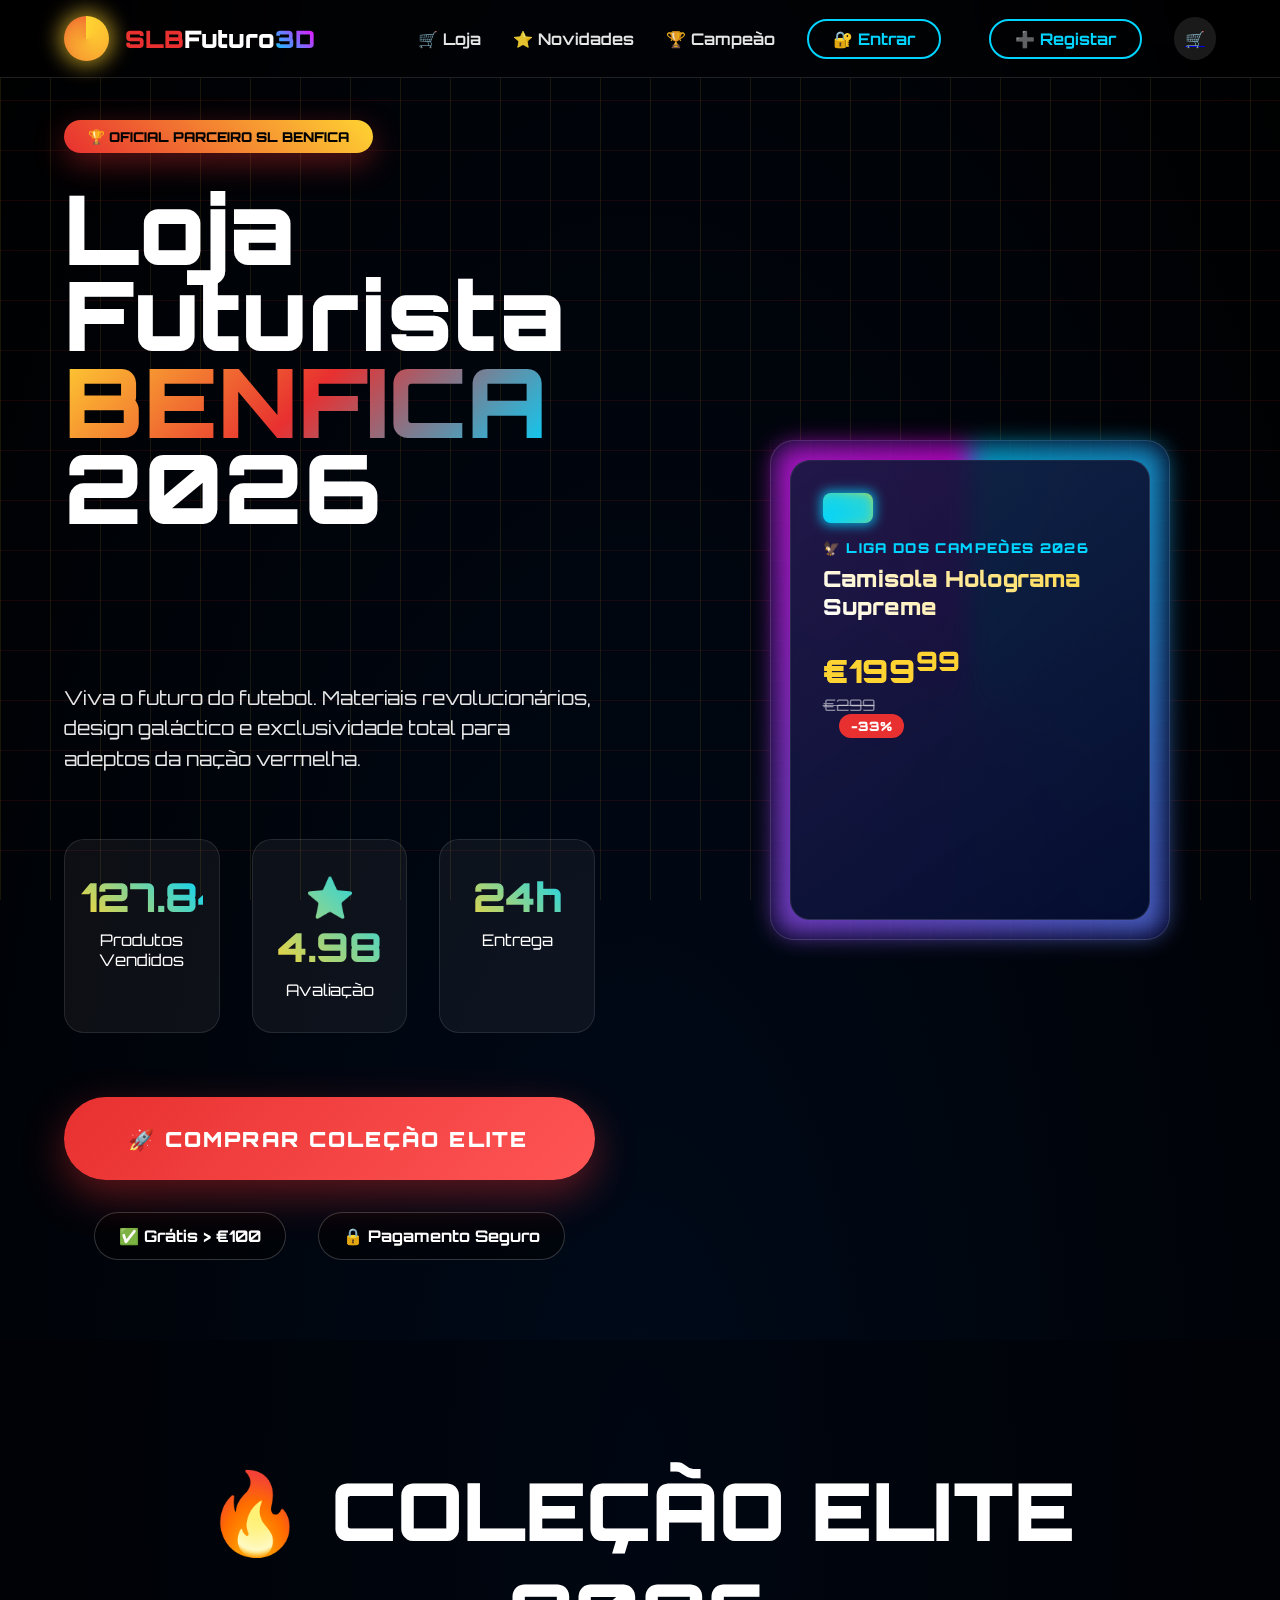
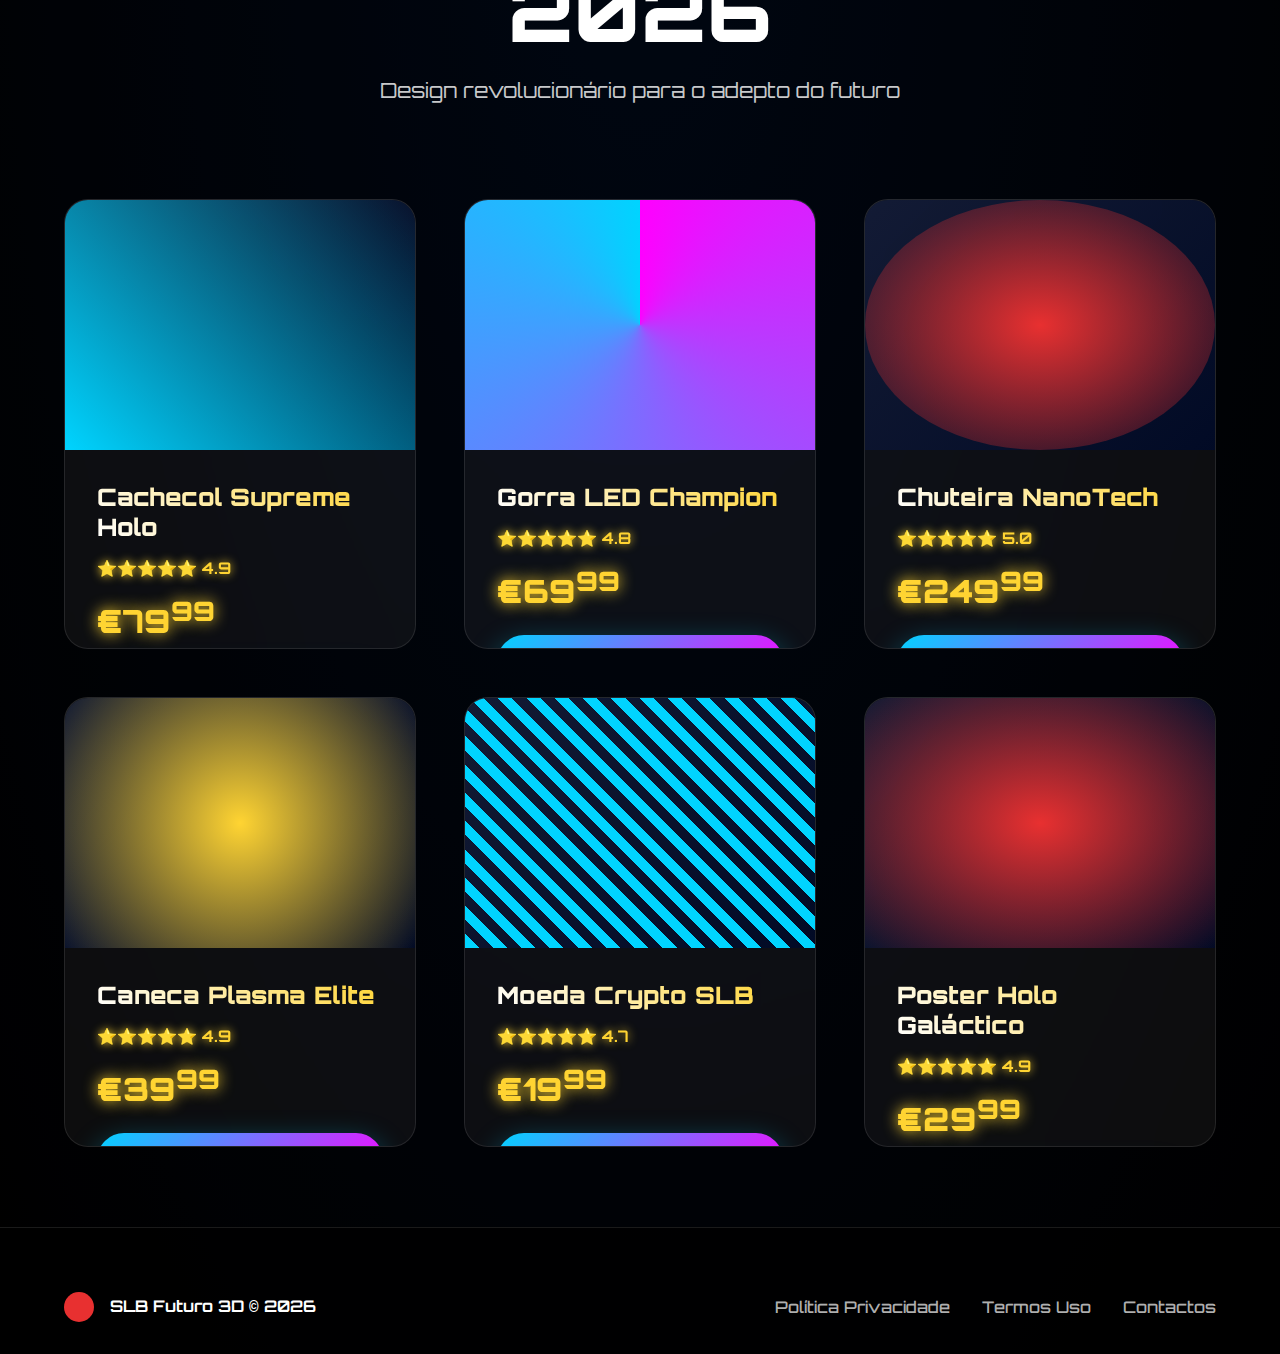
<file: login/templates/index.html>
<!DOCTYPE html>
<html lang="pt">
<head>
  <meta charset="UTF-8">
  <title>🦅 Loja Oficial Benfica Futurista | SLB 3D Store 2026</title>
  <meta name="viewport" content="width=device-width, initial-scale=1.0">
  <link href="https://fonts.googleapis.com/css2?family=Orbitron:wght@400;700;900&display=swap" rel="stylesheet">
  <link rel="stylesheet" href="../static/styleindex.css">
</head>
<body>
  <div class="bg-grid"></div>
  
  <header>
    <nav class="nav">
      <div class="logo">
        <div class="logo-orb">
          <div class="orb-glow"></div>
        </div>
        <div class="logo-text">
          <span class="logo-slb">SLB</span>Futuro<span class="logo-3d">3D</span>
        </div>
      </div>
      <div class="nav-links">
        <!-- Link LOJA leva para carrinho.html -->
        <a href="#loja" class="nav-link">🛒 Loja</a>
        <a href="#novidades" class="nav-link">⭐ Novidades</a>
        <a href="#campeao" class="nav-link">🏆 Campeão</a>
        <a href="login.html" class="btn-outline">🔐 Entrar</a>
        <a href="register.html" class="btn-outline ml-1">➕ Registar</a>
        <!-- Carrinho SEM notificações -->
        <div class="btn-cart-simple"><a href="carrinho.html">🛒</a></div>
      </div>
    </nav>
  </header>

  <main>
    <section class="hero">
      <div class="hero-copy">
        <div class="hero-badge">🏆 OFICIAL PARCEIRO SL BENFICA</div>
        <h1 class="hero-title">
          <span class="title-line">Loja Futurista</span>
          <span class="title-line"><span class="gradient-text">BENFICA</span> 2026</span>
        </h1>
        <div class="hero-subtitle">
          <div class="subtitle-item glow-text">🎽 Camisolas Holográficas 3D</div>
          <div class="subtitle-item glow-text">⚡ Tecnologia LED Integrada</div>
          <div class="subtitle-item glow-text">💎 Edições Limitadas Elite</div>
        </div>
        <p class="hero-desc">Viva o futuro do futebol. Materiais revolucionários, design galáctico e exclusividade total para adeptos da nação vermelha.</p>
        
        <div class="hero-stats">
          <div class="stat-box">
            <div class="stat-number">127.847</div>
            <div>Produtos Vendidos</div>
          </div>
          <div class="stat-box">
            <div class="stat-number">⭐ 4.98</div>
            <div>Avaliação</div>
          </div>
          <div class="stat-box">
            <div class="stat-number">24h</div>
            <div>Entrega</div>
          </div>
        </div>
        
        <div class="hero-cta">
          <!-- Botão leva para carrinho.html -->
          <a href="carrinho.html" class="btn-primary btn-hero mega-glow">🚀 Comprar Coleção Elite</a>
          <div class="hero-trust">
            <span class="trust-badge">✅ Grátis > €100</span>
            <span class="trust-badge">🔒 Pagamento Seguro</span>
          </div>
        </div>
      </div>
      
      <div class="hero-3d-container">
        <div class="scene">
          <div class="floating-orb orb-gold"></div>
          <div class="floating-orb orb-red"></div>
          <div class="floating-orb orb-cyan"></div>
          
          <div class="card-3d ultimate">
            <div class="card-overlay"></div>
            <div class="card-grid-3d"></div>
            <div class="card-glow-ring"></div>
            
            <div class="card-front">
              <div class="card-chip-elite">
                <div class="chip-glow"></div>
              </div>
              <div class="card-tier-elite">🦅 LIGA DOS CAMPEÕES 2026</div>
              <div class="card-title-elite">Camisola Holograma Supreme</div>
              <div class="card-price-elite">
                <div class="price-new">€199<sup>99</sup></div>
                <div class="price-old">€299</div>
                <span class="discount">-33%</span>
              </div>
            </div>
          </div>
        </div>
      </div>
    </section>

    <section class="products-section" id="loja">
      <div class="container">
        <div class="section-header">
          <h2 class="section-title massive">🔥 <span>COLEÇÃO ELITE</span> 2026</h2>
          <div class="section-subtitle">Design revolucionário para o adepto do futuro</div>
        </div>
        
        <div class="product-grid ultimate-grid">
          <!-- PRODUTO 1 -->
          <div class="product-card ultimate hologram-master">
            <div class="product-media">
              <div class="holo-scanner"></div>
              <div class="product-glow"></div>
            </div>
            <div class="product-info">
              <h3>Cachecol Supreme Holo</h3>
              <div class="product-rating">⭐⭐⭐⭐⭐ 4.9</div>
              <div class="product-price ultimate">€79<sup>99</sup></div>
              <!-- Botão ADQUIRIR leva para carrinho -->
              <a href="carrinho.html" class="btn-adquirir">ADQUIRIR</a>
            </div>
          </div>

          <!-- PRODUTO 2 -->
          <div class="product-card ultimate neon-king">
            <div class="product-media">
              <div class="neon-pulse"></div>
            </div>
            <div class="product-info">
              <h3>Gorra LED Champion</h3>
              <div class="product-rating">⭐⭐⭐⭐⭐ 4.8</div>
              <div class="product-price ultimate">€69<sup>99</sup></div>
              <a href="carrinho.html" class="btn-adquirir">ADQUIRIR</a>
            </div>
          </div>

          <!-- PRODUTO 3 -->
          <div class="product-card ultimate cyber-ball">
            <div class="product-media">
              <div class="cyber-spin"></div>
            </div>
            <div class="product-info">
              <h3>Chuteira NanoTech</h3>
              <div class="product-rating">⭐⭐⭐⭐⭐ 5.0</div>
              <div class="product-price ultimate">€249<sup>99</sup></div>
              <a href="carrinho.html" class="btn-adquirir">ADQUIRIR</a>
            </div>
          </div>

          <!-- PRODUTO 4 -->
          <div class="product-card ultimate plasma">
            <div class="product-media">
              <div class="plasma-field"></div>
            </div>
            <div class="product-info">
              <h3>Caneca Plasma Elite</h3>
              <div class="product-rating">⭐⭐⭐⭐⭐ 4.9</div>
              <div class="product-price ultimate">€39<sup>99</sup></div>
              <a href="carrinho.html" class="btn-adquirir">ADQUIRIR</a>
            </div>
          </div>

          <!-- PRODUTO 5 -->
          <div class="product-card ultimate quantum">
            <div class="product-media">
              <div class="quantum-gate"></div>
            </div>
            <div class="product-info">
              <h3>Moeda Crypto SLB</h3>
              <div class="product-rating">⭐⭐⭐⭐⭐ 4.7</div>
              <div class="product-price ultimate">€19<sup>99</sup></div>
              <a href="carrinho.html" class="btn-adquirir">ADQUIRIR</a>
            </div>
          </div>

          <!-- PRODUTO 6 -->
          <div class="product-card ultimate supernova">
            <div class="product-media">
              <div class="supernova-explosion"></div>
            </div>
            <div class="product-info">
              <h3>Poster Holo Galáctico</h3>
              <div class="product-rating">⭐⭐⭐⭐⭐ 4.9</div>
              <div class="product-price ultimate">€29<sup>99</sup></div>
              <a href="carrinho.html" class="btn-adquirir">ADQUIRIR</a>
            </div>
          </div>
        </div>
      </div>
    </section>
  </main>

  <footer class="footer">
    <div class="container">
      <div class="footer-content">
        <div class="footer-logo">
          <div class="logo-orb-small"></div>
          <span>SLB Futuro 3D © 2026</span>
        </div>
        <div class="footer-links">
          <a href="#">Política Privacidade</a>
          <a href="#">Termos Uso</a>
          <a href="#">Contactos</a>
        </div>
      </div>
    </div>
  </footer>
</body>
</html>
</file>
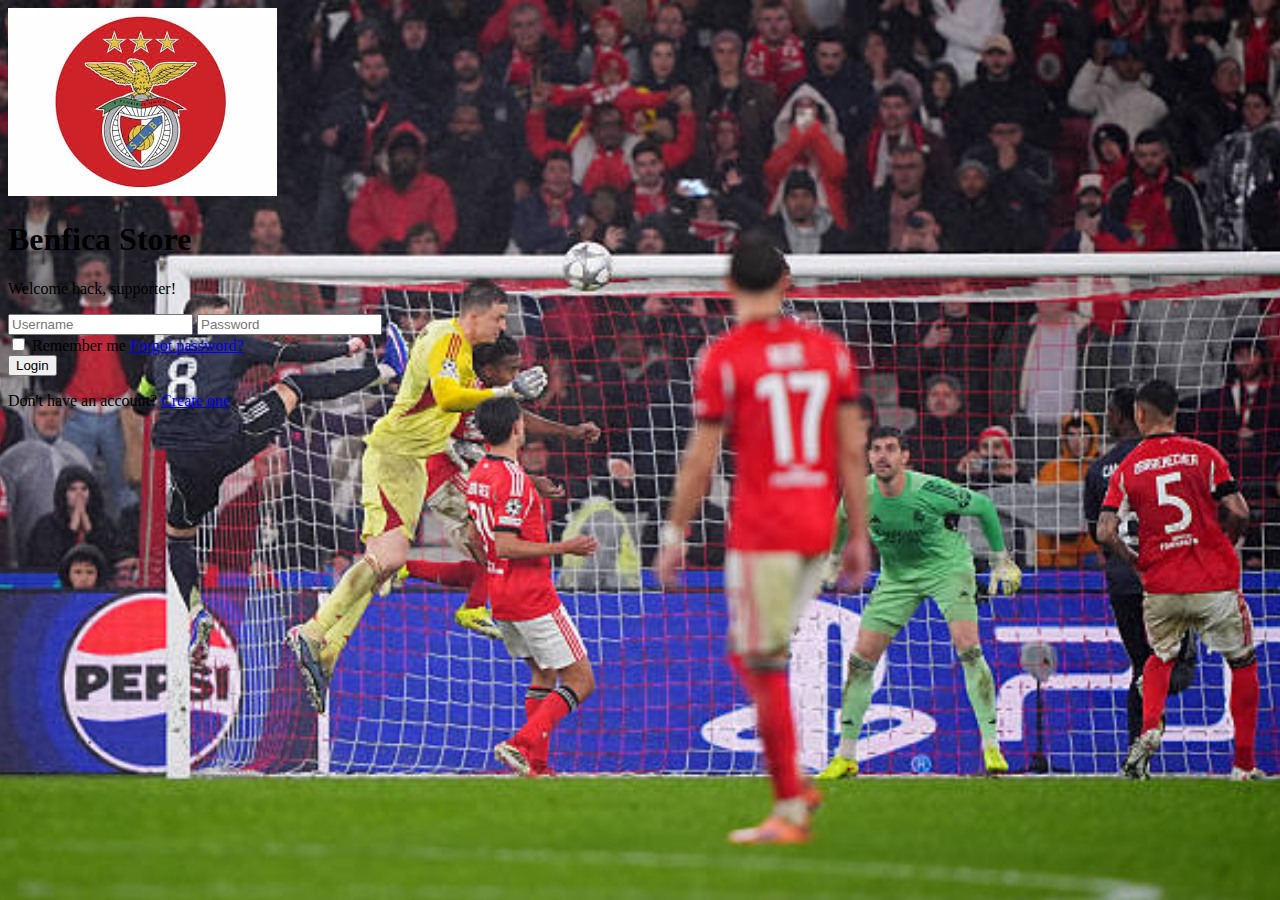
<file: login.html>
<!DOCTYPE html>
<html lang="en">
<head>
  <meta charset="UTF-8">
  <meta name="viewport" content="width=device-width, initial-scale=1.0">
  <title>Benfica Store | Login</title>
  <link rel="icon" type="image/jpg" href="benfas.jpg">
  <link rel="stylesheet" href="styyelogin.css">
</head>

<body>
  <div class="login-container">
    <div class="login-box">
      <img src="fccreal.jpg" alt="Benfica Logo" class="logo">
      <h1>Benfica Store</h1>
      <p class="subtitle">Welcome back, supporter!</p>

      <form>
        <input type="text" placeholder="Username" class="input-field" required>
        <input type="password" placeholder="Password" class="input-field" required>

        <div class="remember">
          <label><input type="checkbox"> Remember me</label>
          <a href="#" class="forgot">Forgot password?</a>
        </div>

        <button type="submit" class="btn-login">Login</button>

        <p class="create">Don't have an account? <a href="#">Create one</a></p>
      </form>
    </div>
  </div>
</body>
</html>
</file>
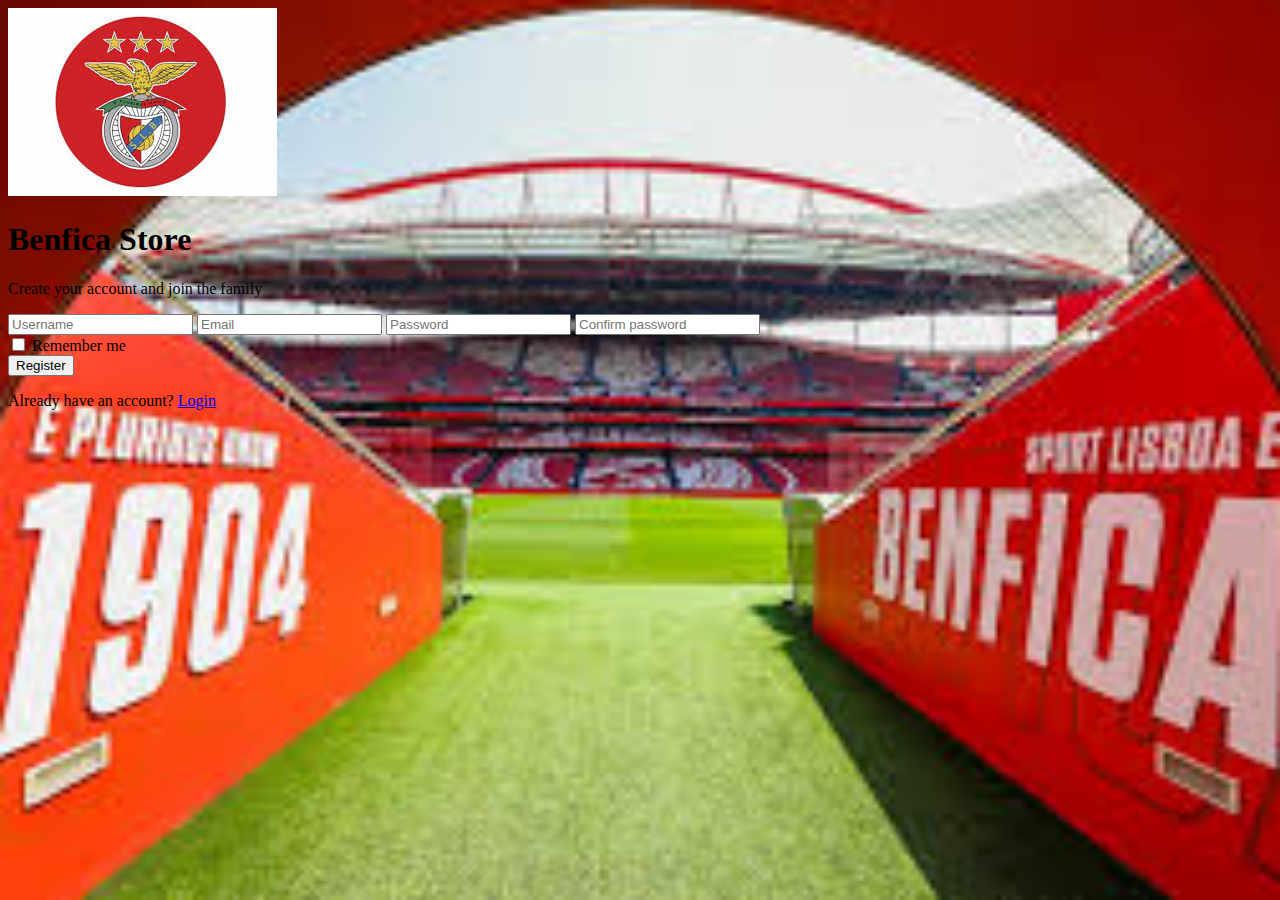
<file: register.html>
<!DOCTYPE html>
<html lang="en">
<head>
  <meta charset="UTF-8">
  <meta name="viewport" content="width=device-width, initial-scale=1.0">
  <title>Register | Benfica Store</title>
  <link rel="icon" type="image/jpg" href="benfas.jpg">
  <link rel="stylesheet" href="styleregister.css">
</head>

<body>
  <div class="register-container">
    <div class="register-box">
      <img src="fccreal.jpg" alt="Benfica Logo" class="logo">
      <h1>Benfica Store</h1>
      <p class="subtitle">Create your account and join the family</p>

      <form>
        <input type="text" class="input-field" placeholder="Username" required>
        <input type="email" class="input-field" placeholder="Email" required>
        <input type="password" class="input-field" placeholder="Password" required>
        <input type="password" class="input-field" placeholder="Confirm password" required>

        <div class="remember">
          <label><input type="checkbox"> Remember me</label>
        </div>

        <button type="submit" class="btn-register">Register</button>

        <p class="have-account">Already have an account? <a href="#">Login</a></p>
      </form>
    </div>
  </div>
</body>
</html>
</file>
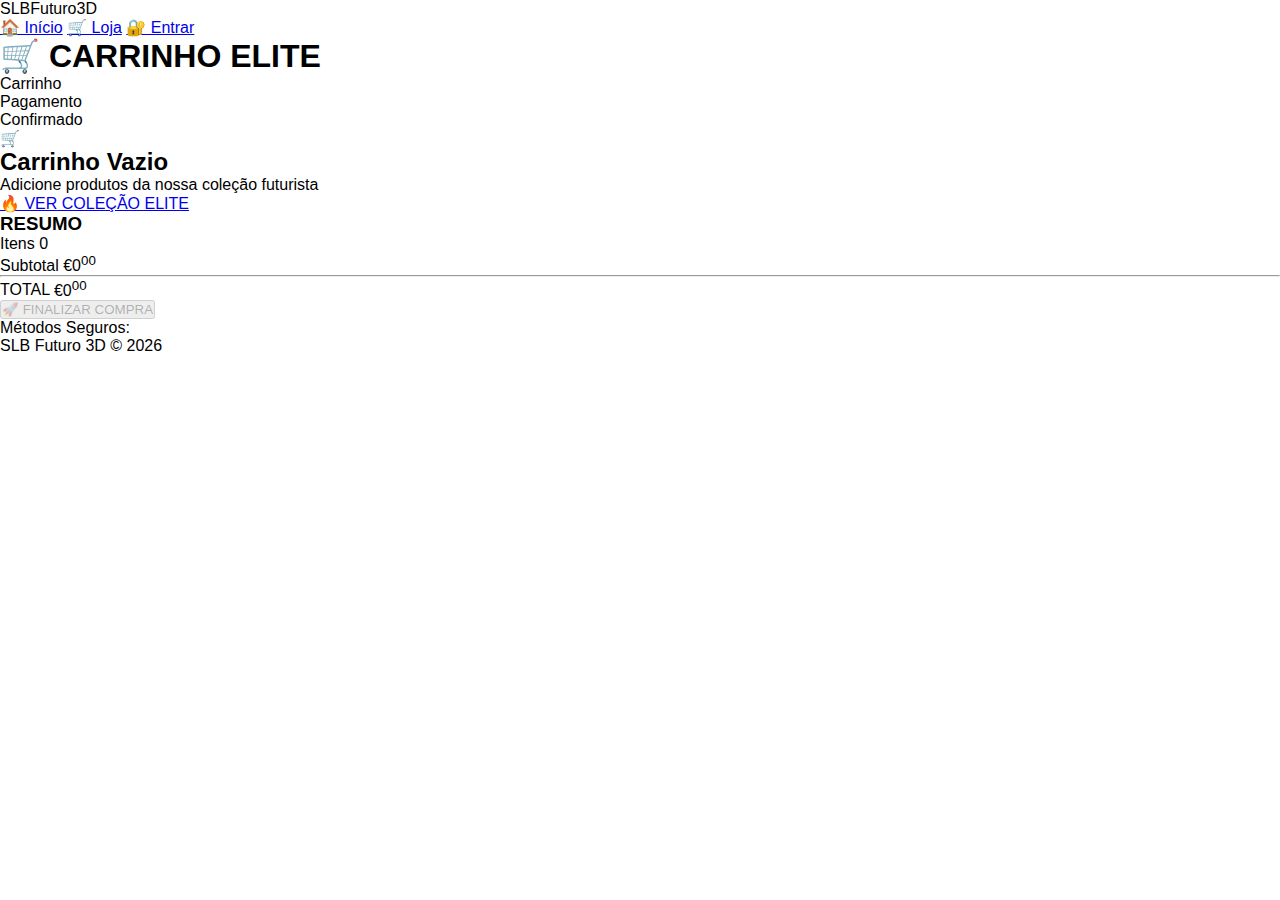
<file: templates/carrinho.html>
<!DOCTYPE html>
<html lang="pt">
<head>
  <meta charset="UTF-8">
  <title>🛒 Carrinho - Benfica Futuro 3D</title>
  <meta name="viewport" content="width=device-width, initial-scale=1.0">
  <link href="https://fonts.googleapis.com/css2?family=Orbitron:wght@400;700;900&display=swap" rel="stylesheet">
  <link rel="stylesheet" href="/static/carrinho.css">
</head>
<body>
  <div class="matrix-bg">
    <div class="matrix-layer layer-1"></div>
    <div class="matrix-layer layer-2"></div>
  </div>
  
  <div class="bg-grid"></div>

  <header>
    <nav class="nav">
      <div class="logo">
        <div class="logo-orb">
          <div class="orb-glow"></div>
        </div>
        <div class="logo-text">
          <span class="logo-slb">SLB</span>Futuro<span class="logo-3d">3D</span>
        </div>
      </div>
      <div class="nav-links">
        <a href="index.html" class="nav-link">🏠 Início</a>
        <a href="index.html#loja" class="nav-link">🛒 Loja</a>
        <a href="login.html" class="btn-outline">🔐 Entrar</a>
      </div>
    </nav>
  </header>

  <main class="cart-container">
    <div class="cart-header">
      <h1 class="cart-title">🛒 CARRINHO ELITE</h1>
      <div class="cart-status">
        <div class="status-item active">
          <div class="status-circle"></div>
          <span>Carrinho</span>
        </div>
        <div class="status-item">
          <div class="status-circle"></div>
          <span>Pagamento</span>
        </div>
        <div class="status-item">
          <div class="status-circle"></div>
          <span>Confirmado</span>
        </div>
      </div>
    </div>

    <div class="cart-content">
      <!-- CARRINHO VAZIO -->
      <div class="empty-cart">
        <div class="empty-icon">🛒</div>
        <h2 class="empty-title">Carrinho Vazio</h2>
        <p class="empty-subtitle">Adicione produtos da nossa coleção futurista</p>
        <a href="index.html#loja" class="btn-empty">🔥 VER COLEÇÃO ELITE</a>
      </div>

      <!-- SUMMARY SIMPLES -->
      <div class="cart-summary-empty">
        <div class="summary-section">
          <h3>RESUMO</h3>
          <div class="summary-row">
            <span>Itens</span>
            <span>0</span>
          </div>
          <div class="summary-row">
            <span>Subtotal</span>
            <span>€0<sup>00</sup></span>
          </div>
          <hr class="divider">
          <div class="summary-total">
            <span>TOTAL</span>
            <span>€0<sup>00</sup></span>
          </div>
        </div>

        <!-- BOTÃO PRINCIPAL -->
        <div class="checkout-section">
          <button class="btn-checkout" disabled>
            <span>🚀 FINALIZAR COMPRA</span>
            <div class="checkout-glow"></div>
          </button>
          <div class="payment-methods">
            <span class="payment-label">Métodos Seguros:</span>
            <div class="payment-icons">
              <div class="payment-icon visa"></div>
              <div class="payment-icon mc"></div>
              <div class="payment-icon mb"></div>
              <div class="payment-icon crypto"></div>
            </div>
          </div>
        </div>
      </div>
    </div>
  </main>

  <footer class="footer">
    <div class="container">
      <div class="footer-content">
        <div class="footer-logo">
          <div class="logo-orb-small"></div>
          <span>SLB Futuro 3D © 2026</span>
        </div>
      </div>
    </div>
  </footer>
</body>
</html>
</file>
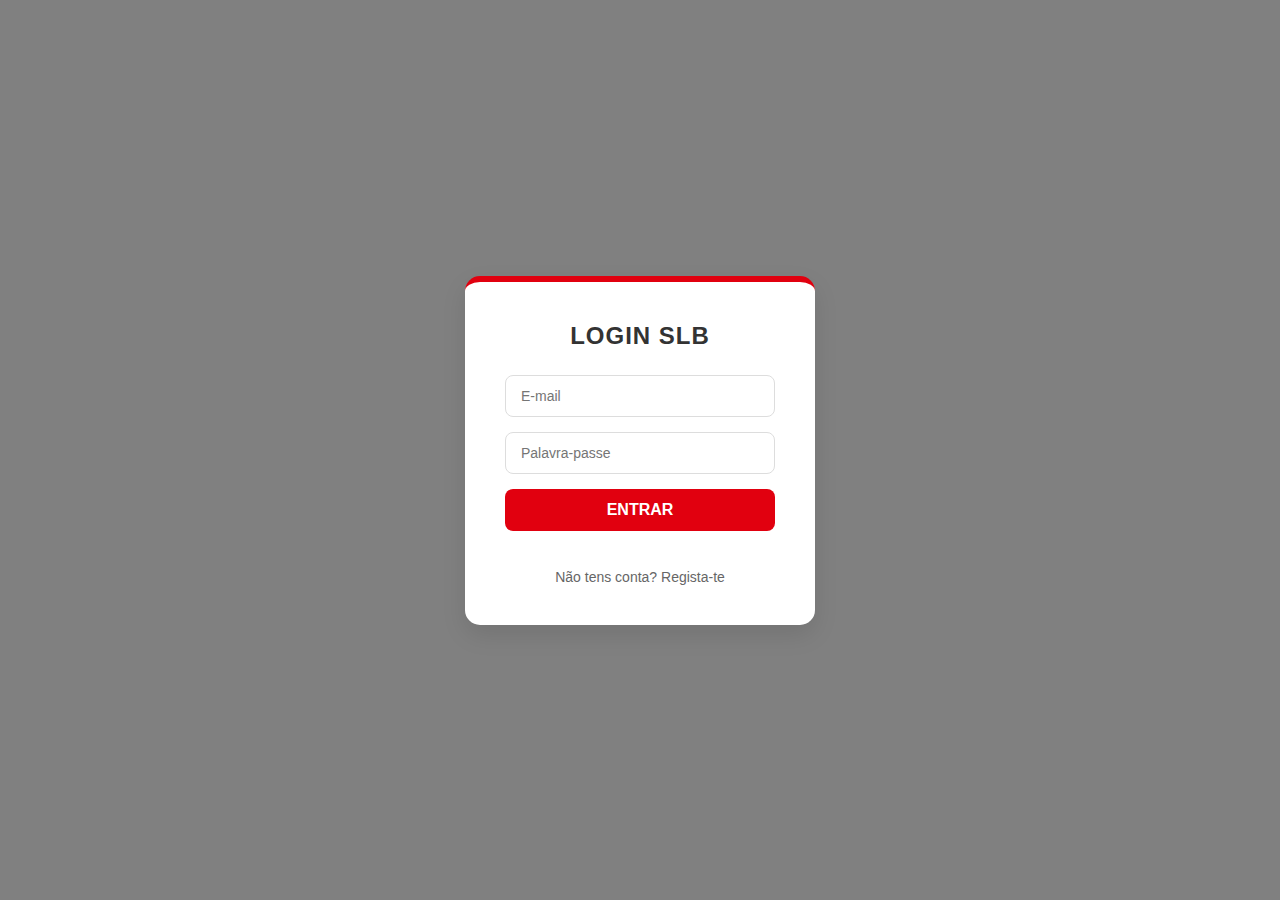
<file: templates/login.html>
<!DOCTYPE html>
<html lang="pt-pt">
<head>
    <meta charset="UTF-8">
    <title>Benfica - Login</title>
    <link rel="stylesheet" href="/static/styyelogin.css">
</head>
<body>
    <div class="caixa-benfica">
        <h2>LOGIN SLB</h2>
        
        <form action="/auth" method="POST">
            <input type="text" name="email" placeholder="E-mail" required>
            <input type="password" name="senha" placeholder="Palavra-passe" required>
            
            <button type="submit" class="btn-vermelho">ENTRAR</button>
        </form>
        
        <br>
        <a href="/" class="link-simples">Não tens conta? Regista-te</a>
    </div>
</body>
</html>
</file>
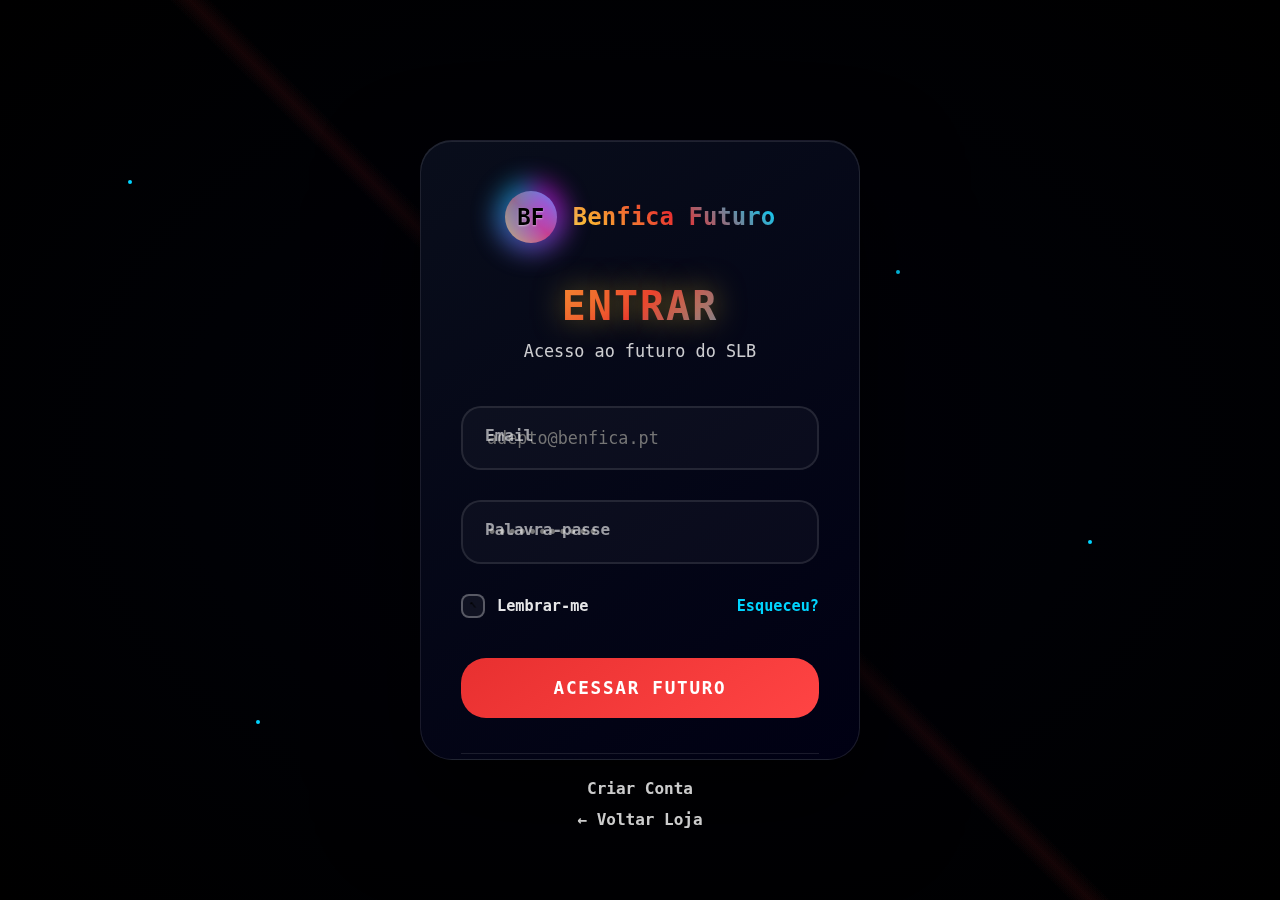
<file: login/templates/login.html>
<!DOCTYPE html>
<html lang="pt">
<head>
  <meta charset="UTF-8">
  <title>🔐 Benfica Futuro - Entrar</title>
  <meta name="viewport" content="width=device-width, initial-scale=1.0">
  <link rel="stylesheet" href="../static/styyelogin.css">
</head>
<body>
  <div class="matrix-bg">
    <div class="matrix-layer layer-1"></div>
    <div class="matrix-layer layer-2"></div>
    <div class="matrix-layer layer-3"></div>
  </div>

  <div class="auth-container">
    <div class="auth-card-3d">
      <div class="card-front">
        <div class="logo-3d">
          <div class="orb-3d">
            <div class="orb-glow"></div>
            <span>BF</span>
          </div>
          <span class="logo-text">Benfica Futuro</span>
        </div>
        
        <h1 class="title-3d">ENTRAR</h1>
        <p class="subtitle">Acesso ao futuro do SLB</p>
        
        <form class="form-3d" onsubmit="return false;">
          <div class="input-3d-group">
            <input type="email" placeholder="adepto@benfica.pt" required>
            <label>Email</label>
            <div class="input-glow-3d"></div>
            <div class="input-border-3d"></div>
          </div>
          
          <div class="input-3d-group">
            <input type="password" placeholder="•••••••••••" required>
            <label>Palavra-passe</label>
            <div class="input-glow-3d"></div>
            <div class="input-border-3d"></div>
          </div>
          
          <div class="form-options-3d">
            <label class="checkbox-3d">
              <input type="checkbox">
              <div class="checkmark-3d">
                <div class="checkmark-inner"></div>
              </div>
              Lembrar-me
            </label>
            <a href="#" class="forgot-3d">Esqueceu?</a>
          </div>
          
          <button type="button" class="btn-3d">
            <span class="btn-text">ACESSAR FUTURO</span>
            <div class="btn-glow-3d"></div>
            <div class="btn-shine"></div>
          </button>
        </form>
        
        <div class="auth-links-3d">
          <a href="register.html">Criar Conta</a>
          <a href="index.html">← Voltar Loja</a>
        </div>
      </div>
      
      <!-- Lado 3D (decoração) -->
      <div class="card-back">
        <div class="security-badge">🔒 SECURE</div>
      </div>
    </div>
  </div>

  <div class="floating-particles">
    <div class="particle p1"></div>
    <div class="particle p2"></div>
    <div class="particle p3"></div>
    <div class="particle p4"></div>
  </div>
</body>
</html>
</file>
<file: login/static/styleindex.css>
@import url('https://fonts.googleapis.com/css2?family=Orbitron:wght@400;700;900&display=swap');

:root {
  --benfica-red: #E83030;
  --benfica-yellow: #FFD432;
  --cyber-blue: #00D4FF;
  --neon-purple: #FF00FF;
  --glass-bg: rgba(255,255,255,0.06);
  --glass-border: rgba(255,255,255,0.12);
}

* {
  margin: 0;
  padding: 0;
  box-sizing: border-box;
}

body {
  font-family: 'Orbitron', monospace;
  background: radial-gradient(ellipse at center, #000a1a 0%, #000 100%);
  color: white;
  overflow-x: hidden;
  position: relative;
}

.bg-grid {
  position: fixed;
  top: 0;
  left: 0;
  width: 100%;
  height: 100%;
  background-image: 
    linear-gradient(rgba(232,48,48,0.1) 1px, transparent 1px),
    linear-gradient(90deg, rgba(255,212,50,0.1) 1px, transparent 1px);
  background-size: 50px 50px;
  animation: grid-move 20s linear infinite;
  z-index: 1;
}

@keyframes grid-move {
  0% { transform: translate(0, 0); }
  100% { transform: translate(50px, 50px); }
}

/* HEADER */
header {
  position: fixed;
  top: 0;
  width: 100%;
  z-index: 100;
  backdrop-filter: blur(20px);
  background: rgba(0,0,0,0.3);
  border-bottom: 1px solid var(--glass-border);
}

.nav {
  display: flex;
  justify-content: space-between;
  align-items: center;
  padding: 1rem 5%;
  max-width: 1400px;
  margin: 0 auto;
}

.logo {
  display: flex;
  align-items: center;
  gap: 1rem;
  cursor: pointer;
}

.logo-orb {
  width: 45px;
  height: 45px;
  border-radius: 50%;
  background: conic-gradient(var(--benfica-yellow), var(--benfica-red));
  position: relative;
  animation: spin 3s linear infinite;
}

.orb-glow {
  position: absolute;
  inset: -5px;
  border-radius: 50%;
  background: var(--benfica-yellow);
  filter: blur(10px);
  opacity: 0.6;
  animation: pulse-glow 2s ease-in-out infinite alternate;
}

.logo-text {
  font-size: 1.5rem;
  font-weight: 900;
}

.logo-slb { color: var(--benfica-red); }
.logo-3d { 
  background: linear-gradient(45deg, var(--cyber-blue), var(--neon-purple));
  -webkit-background-clip: text;
  background-clip: text;
  color: transparent;
}

.nav-links {
  display: flex;
  align-items: center;
  gap: 2rem;
}

.nav-link {
  color: rgba(255,255,255,0.9);
  text-decoration: none;
  font-weight: 600;
  transition: all 0.3s ease;
  position: relative;
}

.nav-link:hover {
  color: var(--benfica-yellow);
  text-shadow: 0 0 15px var(--benfica-yellow);
}

.btn-outline {
  padding: 0.5rem 1.5rem;
  border: 2px solid var(--cyber-blue);
  border-radius: 25px;
  color: var(--cyber-blue) !important;
  font-weight: 700;
  text-decoration: none;
  transition: all 0.3s ease;
}

.btn-outline:hover {
  background: var(--cyber-blue);
  color: #000 !important;
  box-shadow: 0 0 25px rgba(0,212,255,0.6);
}

.btn-cart-simple {
  padding: 0.7rem;
  background: rgba(255,255,255,0.1);
  border-radius: 50%;
  cursor: pointer;
  transition: all 0.3s ease;
}

.btn-cart-simple:hover {
  background: rgba(255,255,255,0.2);
  box-shadow: 0 0 20px rgba(255,255,255,0.3);
  transform: scale(1.1);
}

.ml-1 { margin-left: 1rem; }

/* HERO */
.hero {
  min-height: 100vh;
  display: flex;
  align-items: center;
  max-width: 1400px;
  margin: 0 auto;
  padding: 120px 5% 80px;
  gap: 8rem;
  position: relative;
  z-index: 10;
}

.hero-copy {
  flex: 1;
  max-width: 600px;
}

.hero-badge {
  background: linear-gradient(45deg, var(--benfica-red), var(--benfica-yellow));
  color: #000;
  padding: 0.5rem 1.5rem;
  border-radius: 50px;
  font-size: 0.85rem;
  font-weight: 900;
  display: inline-block;
  margin-bottom: 2rem;
  box-shadow: 0 10px 30px rgba(232,48,48,0.4);
  animation: badge-float 3s ease-in-out infinite;
}

@keyframes badge-float {
  0%, 100% { transform: translateY(0px); }
  50% { transform: translateY(-5px); }
}

.hero-title {
  font-size: clamp(3rem, 8vw, 6rem);
  font-weight: 900;
  line-height: 0.9;
  margin-bottom: 2rem;
}

.title-line {
  display: block;
}

.gradient-text {
  background: linear-gradient(135deg, var(--benfica-yellow), var(--benfica-red), var(--cyber-blue));
  -webkit-background-clip: text;
  background-clip: text;
  color: transparent;
}

.hero-subtitle {
  display: flex;
  flex-direction: column;
  gap: 0.5rem;
  margin-bottom: 2rem;
}

.subtitle-item {
  font-size: 1.2rem;
  font-weight: 700;
  opacity: 0;
  animation: fadeInUp 1s ease forwards;
  position: relative;
}

.subtitle-item:nth-child(1) { animation-delay: 0.1s; }
.subtitle-item:nth-child(2) { animation-delay: 0.2s; }
.subtitle-item:nth-child(3) { animation-delay: 0.3s; }

.glow-text {
  text-shadow: 0 0 20px var(--cyber-blue);
}

@keyframes fadeInUp {
  to {
    opacity: 1;
    transform: translateY(0);
  }
}

.hero-desc {
  font-size: 1.2rem;
  line-height: 1.6;
  margin-bottom: 4rem;
  opacity: 0.9;
}

.hero-stats {
  display: flex;
  gap: 2rem;
  margin-bottom: 4rem;
}

.stat-box {
  text-align: center;
  padding: 2rem 1rem;
  background: rgba(255,255,255,0.05);
  border-radius: 20px;
  border: 1px solid rgba(255,255,255,0.1);
  flex: 1;
  transition: all 0.3s ease;
  position: relative;
  overflow: hidden;
}

.stat-box::before {
  content: '';
  position: absolute;
  top: 0;
  left: -100%;
  width: 100%;
  height: 100%;
  background: linear-gradient(90deg, transparent, rgba(255,255,255,0.1), transparent);
  transition: left 0.5s;
}

.stat-box:hover::before {
  left: 100%;
}

.stat-box:hover {
  transform: translateY(-10px);
  box-shadow: 0 20px 50px rgba(0,0,0,0.5);
}

.stat-number {
  font-size: 2.5rem;
  font-weight: 900;
  background: linear-gradient(45deg, var(--benfica-yellow), var(--cyber-blue));
  -webkit-background-clip: text;
  background-clip: text;
  color: transparent;
  margin-bottom: 0.5rem;
}

.hero-cta {
  display: flex;
  flex-direction: column;
  gap: 2rem;
}

.btn-primary {
  display: inline-block;
  padding: 1.5rem 3rem;
  background: linear-gradient(135deg, var(--benfica-red), #FF5555);
  color: white;
  text-decoration: none;
  border-radius: 50px;
  font-size: 1.2rem;
  font-weight: 900;
  text-transform: uppercase;
  letter-spacing: 0.1em;
  box-shadow: 0 15px 40px rgba(232,48,48,0.4);
  transition: all 0.4s ease;
  position: relative;
  overflow: hidden;
}

.btn-hero {
  padding: 1.8rem 4rem;
  font-size: 1.3rem;
}

.btn-primary:hover {
  transform: translateY(-5px);
  box-shadow: 0 25px 60px rgba(232,48,48,0.6);
}

.mega-glow:hover {
  box-shadow: 
    0 25px 60px rgba(232,48,48,0.6),
    0 0 60px rgba(255,212,50,0.8);
}

.hero-trust {
  display: flex;
  gap: 2rem;
  justify-content: center;
}

.trust-badge {
  background: rgba(0,0,0,0.5);
  padding: 0.8rem 1.5rem;
  border-radius: 30px;
  border: 1px solid rgba(255,255,255,0.2);
  font-weight: 700;
  transition: all 0.3s ease;
}

.trust-badge:hover {
  background: rgba(255,255,255,0.1);
  transform: scale(1.05);
}

/* HERO 3D */
.hero-3d-container {
  flex: 1;
  height: 80vh;
  display: flex;
  align-items: center;
  justify-content: center;
  perspective: 1000px;
}

.scene {
  width: 400px;
  height: 500px;
  position: relative;
  transform-style: preserve-3d;
}

.floating-orb {
  position: absolute;
  border-radius: 50%;
  animation: orbit 8s linear infinite;
}

.orb-gold { 
  width: 60px; 
  height: 60px; 
  background: radial-gradient(var(--benfica-yellow), #FFAA00);
  top: 10%; 
  left: 10%;
  box-shadow: 0 0 40px var(--benfica-yellow);
  animation-delay: 0s;
}

.orb-red { 
  width: 40px; 
  height: 40px; 
  background: radial-gradient(var(--benfica-red), #CC0000);
  top: 70%; 
  right: 10%;
  box-shadow: 0 0 30px var(--benfica-red);
  animation-delay: -2s;
}

.orb-cyan { 
  width: 50px; 
  height: 50px; 
  background: radial-gradient(var(--cyber-blue), #00AAEE);
  bottom: 20%; 
  left: 20%;
  box-shadow: 0 0 35px var(--cyber-blue);
  animation-delay: -4s;
}

@keyframes orbit {
  0% { transform: rotateY(0deg) translateX(150px) rotateY(0deg); }
  100% { transform: rotateY(360deg) translateX(150px) rotateY(-360deg); }
}

.card-3d {
  width: 100%;
  height: 100%;
  position: absolute;
  transform-style: preserve-3d;
  transition: transform 0.6s ease;
}

.card-3d:hover {
  transform: rotateY(-15deg) rotateX(10deg) translateZ(50px);
}

.card-overlay {
  position: absolute;
  inset: 0;
  background: linear-gradient(145deg, rgba(10,15,40,0.95), rgba(0,0,30,0.98));
  border-radius: 24px;
  border: 1px solid rgba(255,255,255,0.15);
  backdrop-filter: blur(25px);
  z-index: 1;
}

.card-grid-3d {
  position: absolute;
  inset: 0;
  background-image: 
    linear-gradient(rgba(0,212,255,0.1) 1px, transparent 1px),
    linear-gradient(90deg, rgba(255,212,50,0.1) 1px, transparent 1px);
  background-size: 20px 20px;
  opacity: 0.3;
  z-index: 1;
}

.card-glow-ring {
  position: absolute;
  inset: 5px;
  border-radius: 20px;
  background: conic-gradient(var(--cyber-blue), var(--neon-purple));
  filter: blur(12px);
  opacity: 0.7;
  animation: rotate-ring 4s linear infinite;
  z-index: 2;
}

.card-front {
  position: absolute;
  inset: 20px;
  background: linear-gradient(145deg, rgba(20,25,60,0.9), rgba(0,10,40,0.95));
  border-radius: 20px;
  padding: 2rem;
  z-index: 3;
  border: 1px solid rgba(255,255,255,0.1);
}

.card-chip-elite {
  width: 50px;
  height: 30px;
  background: linear-gradient(45deg, var(--cyber-blue), gold);
  border-radius: 8px;
  margin-bottom: 1rem;
  position: relative;
}

.chip-glow {
  position: absolute;
  inset: -2px;
  background: var(--cyber-blue);
  border-radius: 8px;
  filter: blur(6px);
  opacity: 0.8;
}

.card-tier-elite {
  font-size: 0.85rem;
  color: var(--cyber-blue);
  font-weight: 900;
  margin-bottom: 0.5rem;
  text-transform: uppercase;
  letter-spacing: 0.1em;
}

.card-title-elite {
  font-size: 1.4rem;
  font-weight: 900;
  margin-bottom: 1.5rem;
  background: linear-gradient(45deg, white, var(--benfica-yellow));
  -webkit-background-clip: text;
  background-clip: text;
  color: transparent;
}

.card-price-elite {
  margin-bottom: 1rem;
}

.price-new {
  font-size: 2rem;
  font-weight: 900;
  color: var(--benfica-yellow);
  margin-bottom: 0.25rem;
}

.price-old {
  text-decoration: line-through;
  color: rgba(255,255,255,0.5);
  font-size: 1rem;
}

.discount {
  background: var(--benfica-red);
  color: white;
  padding: 0.25rem 0.75rem;
  border-radius: 20px;
  font-size: 0.8rem;
  font-weight: 900;
  margin-left: 1rem;
}

/* PRODUCTS */
.products-section {
  padding: 120px 5% 80px;
  background: rgba(0,0,0,0.3);
  position: relative;
}

.container {
  max-width: 1400px;
  margin: 0 auto;
}

.section-header {
  text-align: center;
  margin-bottom: 6rem;
}

.section-title {
  font-size: clamp(3rem, 8vw, 5rem);
  font-weight: 900;
  margin-bottom: 1rem;
}

.section-subtitle {
  font-size: 1.3rem;
  color: rgba(255,255,255,0.8);
  font-weight: 400;
}

.product-grid {
  display: grid;
  grid-template-columns: repeat(auto-fit, minmax(350px, 1fr));
  gap: 3rem;
}

.product-card {
  background: rgba(255,255,255,0.05);
  border-radius: 24px;
  overflow: hidden;
  border: 1px solid rgba(255,255,255,0.1);
  transition: all 0.4s cubic-bezier(0.25, 0.46, 0.45, 0.94);
  position: relative;
  backdrop-filter: blur(20px);
  height: 450px;
}

.product-card:hover {
  transform: translateY(-20px) rotateX(5deg);
  box-shadow: 0 40px 100px rgba(0,0,0,0.6);
}

.product-media {
  height: 250px;
  position: relative;
  overflow: hidden;
  background: linear-gradient(135deg, rgba(20,30,60,0.8), rgba(0,10,40,0.9));
}

.product-glow,
.holo-scanner,
.neon-pulse,
.cyber-spin,
.plasma-field,
.quantum-gate,
.supernova-explosion {
  position: absolute;
  inset: 0;
  animation: glow-effect 3s ease-in-out infinite alternate;
}

.hologram-master .holo-scanner { 
  background: linear-gradient(45deg, var(--cyber-blue), transparent);
  animation-duration: 2s;
}

.neon-king .neon-pulse { 
  background: conic-gradient(var(--neon-purple), var(--cyber-blue));
  animation-duration: 1.5s;
}

.cyber-ball .cyber-spin { 
  background: radial-gradient(var(--benfica-red), transparent);
  border-radius: 50%;
  animation: spin 2s linear infinite;
}

.plasma .plasma-field { 
  background: radial-gradient(circle, var(--benfica-yellow), transparent);
  animation-duration: 2.5s;
}

.quantum .quantum-gate { 
  background: repeating-linear-gradient(45deg, var(--cyber-blue), var(--cyber-blue) 10px, transparent 10px, transparent 20px);
}

.supernova .supernova-explosion { 
  background: radial-gradient(ellipse, var(--benfica-red), transparent);
  animation-duration: 4s;
}

.product-info {
  padding: 2rem;
}

.product-info h3 {
  font-size: 1.5rem;
  font-weight: 900;
  margin-bottom: 1rem;
  background: linear-gradient(45deg, white, var(--benfica-yellow));
  -webkit-background-clip: text;
  background-clip: text;
  color: transparent;
}

.product-rating {
  color: var(--benfica-yellow);
  font-weight: 700;
  margin-bottom: 1rem;
  text-shadow: 0 0 10px var(--benfica-yellow);
}

.product-price {
  font-size: 2rem;
  font-weight: 900;
  color: var(--benfica-yellow);
  margin-bottom: 1.5rem;
  text-shadow: 0 0 15px var(--benfica-yellow);
}

.btn-adquirir {
  display: inline-block;
  width: 100%;
  padding: 1rem;
  background: linear-gradient(135deg, var(--cyber-blue), var(--neon-purple));
  color: #000;
  text-decoration: none;
  border-radius: 50px;
  font-size: 1.1rem;
  font-weight: 900;
  text-transform: uppercase;
  transition: all 0.3s ease;
  box-shadow: 0 10px 30px rgba(0,212,255,0.4);
  position: relative;
  overflow: hidden;
  text-align: center;
}

.btn-adquirir:hover {
  transform: scale(1.05);
  box-shadow: 0 20px 50px rgba(0,212,255,0.6);
}

.btn-adquirir::before {
  content: '';
  position: absolute;
  top: 0;
  left: -100%;
  width: 100%;
  height: 100%;
  background: linear-gradient(90deg, transparent, rgba(255,255,255,0.4), transparent);
  transition: left 0.5s;
}

.btn-adquirir:hover::before {
  left: 100%;
}

/* FOOTER */
.footer {
  padding: 4rem 5% 2rem;
  background: rgba(0,0,0,0.8);
  border-top: 1px solid rgba(255,255,255,0.1);
}

.footer-content {
  display: flex;
  justify-content: space-between;
  align-items: center;
  max-width: 1400px;
  margin: 0 auto;
  flex-wrap: wrap;
  gap: 2rem;
}

.footer-logo {
  display: flex;
  align-items: center;
  gap: 1rem;
  font-weight: 700;
}

.logo-orb-small {
  width: 30px;
  height: 30px;
  border-radius: 50%;
  background: var(--benfica-red);
  animation: spin 2s linear infinite;
}

.footer-links {
  display: flex;
  gap: 2rem;
}

.footer-links a {
  color: rgba(255,255,255,0.7);
  text-decoration: none;
  transition: color 0.3s ease;
  font-weight: 500;
}

.footer-links a:hover {
  color: var(--benfica-yellow);
  text-shadow: 0 0 10px var(--benfica-yellow);
}

/* ANIMAÇÕES */
@keyframes spin {
  to { transform: rotate(360deg); }
}

@keyframes pulse-glow {
  0% { opacity: 0.6; transform: scale(1); }
  100% { opacity: 1; transform: scale(1.1); }
}

@keyframes bounce {
  0%, 100% { transform: scale(1); }
  50% { transform: scale(1.2); }
}

@keyframes glow-effect {
  0% { opacity: 0.5; transform: scale(1); }
  100% { opacity: 1; transform: scale(1.1); }
}

@keyframes rotate-ring {
  to { transform: rotate(360deg); }
}

/* RESPONSIVO */
@media (max-width: 768px) {
  .nav { 
    flex-direction: column; 
    gap: 1rem; 
    padding: 1rem; 
  }
  
  .nav-links { 
    flex-wrap: wrap; 
    justify-content: center; 
    gap: 1rem; 
  }
  
  .hero { 
    flex-direction: column; 
    text-align: center; 
    gap: 4rem; 
  }
  
  .hero-3d-container { 
    height: 50vh; 
    order: -1;
  }
  
  .product-grid { 
    grid-template-columns: 1fr; 
    gap: 2rem; 
  }
  
  .hero-stats { 
    flex-direction: column; 
    gap: 1rem; 
  }
}

@media (max-width: 480px) {
  .hero { padding: 100px 5% 60px; }
  .products-section { padding: 100px 5% 60px; }
  .section-title { font-size: 2.5rem; }
}
</file>
<file: styyelogin.css>
body {
    background-image: url('nss.jpg');
    background-repeat: no-repeat;
    background-position: center;
    background-size: cover;
    background-attachment: fixed;
    
    
}

.register {
    display: flex;
    justify-content: center;
    align-items: center;
    flex-direction: column;
    min-height: 100vh; 
    gap: 10px;
    border: 4px solid red;
    padding: 15px;
    margin-left: 700px;
    margin-right: 700px;
    background-color: oklch(70.4% 0.191 22.216);
    opacity: 90%;
}

.user, .pass {
    border-radius: 30px;
    background-color: red;
    height: 50px;
    width: 250px;
    border-color: red;
    color: white;
    padding: 10px;
}
.box{
    margin-right: 230px;
    margin-top: 20px;
}

.relembrar{
    margin-top: -30px;
    margin-right: 87px;
}

.botao {
    background-color: red;
    border-radius: 30px;
    border-color: red;
    color: white;
    height: 67px;
    width: 300px;
}

.passforget{
    margin-right: 180px;
}

.login {
    margin-left: 180px;
    margin-top: -45px;
}
</file>
<file: styleregister.css>
body {
    background-image: url('jpeg.jpg');
    background-repeat: no-repeat;
    background-position: center;
    background-size: cover;
    background-attachment: fixed;
    
    
}

.register {
    display: flex;
    justify-content: center;
    align-items: center;
    flex-direction: column;
    min-height: 100vh; 
    gap: 10px;
    border: 4px solid red;
    padding: 15px;
    margin-left: 700px;
    margin-right: 700px;
    background-color: oklch(70.4% 0.191 22.216);
    opacity: 90%;
}

.user, .pass {
    border-radius: 30px;
    background-color: red;
    height: 50px;
    width: 250px;
    border-color: red;
    color: white;
    padding: 10px;
}
.box{
    margin-right: 230px;
    margin-top: 20px;
}

.relembrar{
    margin-top: -30px;
    margin-right: 87px;
}

.botao {
    background-color: red;
    border-radius: 30px;
    border-color: red;
    color: white;
    height: 67px;
    width: 300px;
}

.passforget{
    margin-right: 180px;
}

.login {
    margin-left: 180px;
    margin-top: -45px;
}
</file>
<file: static/carrinho.css>
:root {
  --slb-red: #B90000; /* Um vermelho mais sóbrio e profundo */
  --text-dark: #1a1a1a;
  --text-light: #666666;
  --bg-soft: #f8f9fa;
  --white: #ffffff;
}

* {
  margin: 0; padding: 0; box-sizing: border-box;
  font-family: 'Inter', -apple-system, sans-serif;
}

body {
  background-color: var(--white);
  height: 100vh;
}

.page-container {
  display: flex;
  height: 100vh;
}

/* Lado Esquerdo - Visual e Impacto */
.brand-side {
  flex: 1;
  background: linear-gradient(rgba(0,0,0,0.4), rgba(0,0,0,0.4)), 
              url('estadio-luz-noite.jpg') center/cover;
  background-color: #000;
  display: flex;
  align-items: center;
  justify-content: center;
  color: white;
  padding: 40px;
  text-align: center;
}

.brand-content h2 { font-size: 2.5rem; font-weight: 800; margin-bottom: 1rem; }
.brand-content p { font-size: 1.1rem; opacity: 0.9; font-weight: 300; }

/* Lado Direito - O Formulário Clean */
.form-side {
  flex: 1;
  display: flex;
  align-items: center;
  justify-content: center;
  background: var(--white);
}

.form-wrapper {
  width: 100%;
  max-width: 400px;
  padding: 20px;
}

header h1 {
  font-size: 2rem;
  color: var(--text-dark);
  margin-bottom: 8px;
  font-weight: 800;
}

header p {
  color: var(--text-light);
  margin-bottom: 40px;
}

/* Inputs Refinados */
.input-box { margin-bottom: 24px; }

.input-box label {
  display: block;
  font-size: 0.85rem;
  font-weight: 600;
  margin-bottom: 8px;
  color: var(--text-dark);
  text-transform: uppercase;
  letter-spacing: 0.5px;
}

.input-box input {
  width: 100%;
  padding: 14px;
  border: 1px solid #e0e0e0;
  border-radius: 8px;
  font-size: 1rem;
  transition: all 0.3s ease;
  background: var(--bg-soft);
}

.input-box input:focus {
  outline: none;
  border-color: var(--slb-red);
  background: white;
  box-shadow: 0 4px 12px rgba(185, 0, 0, 0.1);
}

/* Botão de Classe */
.btn-submit {
  width: 100%;
  padding: 16px;
  background: var(--slb-red);
  color: white;
  border: none;
  border-radius: 8px;
  font-size: 1rem;
  font-weight: 700;
  cursor: pointer;
  transition: transform 0.2s,0.3s;
  letter-spacing: 1px;
}

.btn-submit:hover {
  background: #900000;
  transform: translateY(-2px);
}

.footer-links {
  margin-top: 30px;
  text-align: center;
  font-size: 0.9rem;
}

.footer-links a {
  color: var(--slb-red);
  text-decoration: none;
  font-weight: 600;
}

.btn-back {
  display: block;
  margin-top: 20px;
  color: var(--text-light) !important;
  font-weight: 400 !important;
}

/* Responsivo para telemóvel */
@media (max-width: 900px) {
  .brand-side { display: none; }
}
</file>
<file: login/static/styyelogin.css>
:root {
  --benfica-red: #E83030;
  --benfica-yellow: #FFD432;
  --cyber-blue: #00D4FF;
  --neon-purple: #FF00FF;
  --glass-bg: rgba(255,255,255,0.08);
  --glass-border: rgba(255,255,255,0.15);
}

* {
  margin: 0;
  padding: 0;
  box-sizing: border-box;
  font-family: 'Orbitron', 'Roboto', monospace;
}

/* MATRIX BACKGROUND 3D */
body {
  min-height: 100vh;
  background: radial-gradient(ellipse at center, #00020a 0%, #000 100%);
  position: relative;
  overflow: hidden;
  perspective: 1000px;
}

.matrix-bg {
  position: fixed;
  top: 0;
  left: 0;
  width: 100%;
  height: 100%;
  z-index: 1;
  pointer-events: none;
}

.matrix-layer {
  position: absolute;
  width: 100%;
  height: 100%;
  background: linear-gradient(45deg, transparent 49%, rgba(232,48,48,0.03) 50%, transparent 51%);
  animation: matrix-fall 20s linear infinite;
}

.layer-1 { animation-duration: 15s; }
.layer-2 { animation-duration: 25s; animation-delay: -5s; }
.layer-3 { animation-duration: 35s; animation-delay: -10s; }

@keyframes matrix-fall {
  0% { transform: translateY(-100%) skewX(20deg); opacity: 0; }
  10% { opacity: 1; }
  90% { opacity: 1; }
  100% { transform: translateY(100%) skewX(20deg); opacity: 0; }
}

/* CONTAINER 3D */
.auth-container {
  display: flex;
  align-items: center;
  justify-content: center;
  min-height: 100vh;
  padding: 20px;
  position: relative;
  z-index: 10;
}

/* CARTÃO 3D PRINCIPAL */
.auth-card-3d {
  width: 100%;
  max-width: 440px;
  height: 620px;
  position: relative;
  transform-style: preserve-3d;
  transition: transform 0.8s cubic-bezier(0.25, 0.46, 0.45, 0.94);
}

.auth-card-3d:hover {
  transform: rotateY(-5deg) rotateX(3deg) translateZ(20px);
}

.card-front, .card-back {
  position: absolute;
  width: 100%;
  height: 100%;
  backface-visibility: hidden;
  border-radius: 32px;
  padding: 50px 40px;
  background: linear-gradient(145deg, 
    rgba(10,15,30,0.9), 
    rgba(0,0,20,0.95)
  );
  border: 1px solid rgba(255,255,255,0.1);
  box-shadow: 
    0 40px 100px rgba(0,0,0,0.8),
    inset 0 1px 0 rgba(255,255,255,0.1);
  backdrop-filter: blur(35px);
}

.card-back {
  transform: rotateY(180deg);
  background: linear-gradient(145deg, rgba(20,0,40,0.9), rgba(0,10,30,0.95));
}

.security-badge {
  position: absolute;
  top: 20px;
  right: 20px;
  background: var(--cyber-blue);
  color: #000;
  padding: 8px 16px;
  border-radius: 20px;
  font-size: 0.75rem;
  font-weight: 800;
  animation: pulse 2s infinite;
}

/* LOGO 3D */
.logo-3d {
  display: flex;
  align-items: center;
  gap: 16px;
  margin-bottom: 40px;
  justify-content: center;
}

.orb-3d {
  width: 52px;
  height: 52px;
  border-radius: 50%;
  background: linear-gradient(45deg, 
    var(--benfica-yellow), 
    var(--benfica-red), 
    var(--cyber-blue)
  );
  position: relative;
  transform-style: preserve-3d;
  animation: orb-float 4s ease-in-out infinite;
  box-shadow: 
    0 0 40px var(--glow-yellow),
    inset 0 0 40px rgba(255,255,255,0.1);
}

.orb-glow {
  position: absolute;
  top: -10px;
  left: -10px;
  right: -10px;
  bottom: -10px;
  border-radius: 50%;
  background: conic-gradient(var(--neon-purple), var(--cyber-blue));
  filter: blur(12px);
  opacity: 0.6;
  z-index: -1;
  animation: orb-glow-pulse 2s ease-in-out infinite alternate;
}

.orb-3d span {
  position: absolute;
  top: 50%;
  left: 50%;
  transform: translate(-50%, -50%);
  font-size: 1.4rem;
  font-weight: 900;
  color: #000;
  text-shadow: 0 1px 2px rgba(255,255,255,0.5);
}

.logo-text {
  font-size: 1.5rem;
  font-weight: 900;
  background: linear-gradient(45deg, var(--benfica-yellow), var(--benfica-red), var(--cyber-blue));
  -webkit-background-clip: text;
  background-clip: text;
  color: transparent;
}

/* TÍTULOS */
.title-3d {
  text-align: center;
  font-size: 2.5rem;
  font-weight: 900;
  margin-bottom: 12px;
  background: linear-gradient(135deg, var(--benfica-yellow), var(--benfica-red), var(--cyber-blue));
  -webkit-background-clip: text;
  background-clip: text;
  color: transparent;
  letter-spacing: 0.05em;
  text-shadow: 0 0 30px rgba(255,212,50,0.5);
}

.subtitle {
  text-align: center;
  color: rgba(255,255,255,0.8);
  margin-bottom: 45px;
  font-size: 1.05rem;
}

/* INPUTS 3D */
.input-3d-group {
  position: relative;
  margin-bottom: 30px;
}

.input-3d-group input {
  width: 100%;
  padding: 20px 24px;
  border: 2px solid rgba(255,255,255,0.1);
  border-radius: 20px;
  background: rgba(255,255,255,0.03);
  color: white;
  font-size: 1.05rem;
  transition: all 0.4s cubic-bezier(0.25, 0.46, 0.45, 0.94);
  position: relative;
  z-index: 2;
}

.input-3d-group input:focus {
  outline: none;
  border-color: var(--cyber-blue);
  background: rgba(0,212,255,0.08);
  box-shadow: 
    0 0 0 4px rgba(0,212,255,0.2),
    0 0 40px rgba(0,212,255,0.3);
  transform: translateZ(10px);
}

.input-3d-group label {
  position: absolute;
  left: 24px;
  top: 20px;
  color: rgba(255,255,255,0.6);
  font-weight: 600;
  font-size: 1rem;
  pointer-events: none;
  transition: all 0.4s cubic-bezier(0.25, 0.46, 0.45, 0.94);
  z-index: 3;
}

.input-3d-group input:focus + label,
.input-3d-group input:not(:placeholder-shown) + label {
  top: -12px;
  left: 20px;
  font-size: 0.8rem;
  color: var(--cyber-blue);
  background: rgba(0,10,30,0.95);
  padding: 4px 12px;
  border-radius: 8px;
  box-shadow: 0 4px 20px rgba(0,0,0,0.5);
}

.input-glow-3d, .input-border-3d {
  position: absolute;
  inset: 0;
  border-radius: 20px;
  z-index: 1;
  pointer-events: none;
  transition: all 0.4s ease;
}

.input-glow-3d {
  background: linear-gradient(45deg, var(--benfica-yellow), var(--cyber-blue));
  opacity: 0;
  filter: blur(8px);
}

.input-border-3d {
  border: 2px solid transparent;
  background: linear-gradient(white, white) border-box,
              linear-gradient(45deg, var(--neon-purple), var(--cyber-blue)) border-box;
  mask: linear-gradient(#fff 0 0) padding-box, linear-gradient(#fff 0 0);
  mask-composite: exclude;
  opacity: 0;
}

.input-3d-group input:focus ~ .input-glow-3d,
.input-3d-group input:focus ~ .input-border-3d {
  opacity: 1;
}

/* CHECKBOX 3D */
.form-options-3d {
  display: flex;
  justify-content: space-between;
  align-items: center;
  margin: 30px 0;
}

.checkbox-3d {
  display: flex;
  align-items: center;
  cursor: pointer;
  color: rgba(255,255,255,0.9);
  font-weight: 600;
  font-size: 0.95rem;
}

.checkbox-3d input { display: none; }

.checkmark-3d {
  width: 24px;
  height: 24px;
  border: 2px solid rgba(255,255,255,0.3);
  border-radius: 8px;
  margin-right: 12px;
  position: relative;
  transition: all 0.3s ease;
  background: rgba(255,255,255,0.05);
  transform-style: preserve-3d;
}

.checkbox-3d input:checked + .checkmark-3d {
  background: linear-gradient(135deg, var(--cyber-blue), var(--neon-purple));
  border-color: var(--cyber-blue);
  transform: rotateX(180deg) scale(1.05);
  box-shadow: 0 0 20px rgba(0,212,255,0.6);
}

.checkmark-inner {
  position: absolute;
  top: 50%;
  left: 50%;
  transform: translate(-50%, -50%) rotateX(180deg);
  transition: all 0.3s ease;
}

.checkbox-3d input:checked + .checkmark-3d .checkmark-inner {
  transform: translate(-50%, -50%) rotateX(0deg);
}

.checkmark-inner::after {
  content: '✓';
  color: #000;
  font-weight: 900;
  font-size: 12px;
}

.forgot-3d {
  color: var(--cyber-blue);
  text-decoration: none;
  font-weight: 700;
  font-size: 0.95rem;
  position: relative;
}

.forgot-3d::after {
  content: '';
  position: absolute;
  bottom: -2px;
  left: 0;
  width: 0;
  height: 2px;
  background: linear-gradient(90deg, var(--cyber-blue), var(--neon-purple));
  transition: width 0.3s ease;
}

.forgot-3d:hover::after { width: 100%; }

/* BOTÃO 3D EXTREMO */
.btn-3d {
  width: 100%;
  padding: 20px;
  border: none;
  border-radius: 25px;
  background: linear-gradient(145deg, var(--benfica-red), #FF4444);
  color: white;
  font-size: 1.1rem;
  font-weight: 900;
  text-transform: uppercase;
  letter-spacing: 0.1em;
  cursor: pointer;
  position: relative;
  overflow: hidden;
  margin-top: 10px;
  transform-style: preserve-3d;
  transition: all 0.5s cubic-bezier(0.25, 0.46, 0.45, 0.94);
}

.btn-3d:hover {
  transform: translateY(-5px) translateZ(20px) rotateX(10deg);
  box-shadow: 
    0 30px 60px rgba(232,48,48,0.6),
    0 0 60px rgba(255,212,50,0.8);
}

.btn-glow-3d {
  position: absolute;
  inset: 0;
  background: linear-gradient(45deg, var(--benfica-yellow), var(--cyber-blue));
  filter: blur(15px);
  opacity: 0;
  z-index: -1;
  transition: opacity 0.5s ease;
}

.btn-3d:hover .btn-glow-3d { opacity: 1; }

.btn-shine {
  position: absolute;
  top: 0;
  left: -100%;
  width: 100%;
  height: 100%;
  background: linear-gradient(90deg, transparent, rgba(255,255,255,0.4), transparent);
  transition: left 0.6s;
}

.btn-3d:hover .btn-shine { left: 100%; }

/* LINKS */
.auth-links-3d {
  text-align: center;
  margin-top: 35px;
  padding-top: 25px;
  border-top: 1px solid rgba(255,255,255,0.1);
}

.auth-links-3d a {
  display: block;
  color: rgba(255,255,255,0.8);
  text-decoration: none;
  margin-bottom: 12px;
  font-weight: 600;
  position: relative;
  transition: all 0.3s ease;
}

.auth-links-3d a:hover {
  color: var(--cyber-blue);
  transform: translateX(5px);
  text-shadow: 0 0 15px rgba(0,212,255,0.6);
}

/* PARTICULAS FLUTUANTES */
.floating-particles {
  position: fixed;
  top: 0;
  left: 0;
  width: 100%;
  height: 100%;
  pointer-events: none;
  z-index: 5;
}

.particle {
  position: absolute;
  width: 4px;
  height: 4px;
  background: var(--cyber-blue);
  border-radius: 50%;
  animation: float 6s ease-in-out infinite;
}

.p1 { top: 20%; left: 10%; animation-delay: 0s; }
.p2 { top: 60%; left: 85%; animation-delay: -2s; }
.p3 { top: 80%; left: 20%; animation-delay: -4s; }
.p4 { top: 30%; left: 70%; animation-delay: -1s; }

@keyframes float {
  0%, 100% { transform: translateY(0px) scale(1); opacity: 0.6; }
  50% { transform: translateY(-20px) scale(1.3); opacity: 1; }
}

/* ANIMAÇÕES PREMIUM */
@keyframes orb-float {
  0%, 100% { transform: translateY(0px) rotateZ(0deg); }
  33% { transform: translateY(-8px) rotateZ(120deg); }
  66% { transform: translateY(4px) rotateZ(240deg); }
}

@keyframes orb-glow-pulse {
  0% { opacity: 0.4; transform: scale(1); }
  100% { opacity: 0.8; transform: scale(1.1); }
}

@keyframes pulse {
  0%, 100% { opacity: 1; }
  50% { opacity: 0.7; }
}

/* RESPONSIVO */
@media (max-width: 480px) {
  .auth-card-3d { height: 580px; }
  .card-front { padding: 35px 25px; }
  .title-3d { font-size: 2.1rem; }
}

@media (max-width: 360px) {
  .card-front { padding: 30px 20px; }
}
</file>
<file: static/styyelogin.css>
/* style.css */

/* Reset básico para tirar margens chatas do navegador */
* {
    margin: 0;
    padding: 0;
    box-sizing: border-box;
}

body {
    font-family: 'Segoe UI', Tahoma, Geneva, Verdana, sans-serif;
    /* Fundo com um cinza muito leve para destacar a caixa branca */
    background-color: gray;
    display: flex;
    justify-content: center;
    align-items: center;
    height: 100vh;
}

/* A caixa principal com efeito de profundidade */
.caixa-benfica {
    background: #ffffff;
    padding: 40px;
    width: 350px;
    border-radius: 15px; /* Cantos mais redondos */
    box-shadow: 0 10px 25px rgba(0, 0, 0, 0.1); /* Sombra suave */
    text-align: center;
    border-top: 6px solid #E1000F; /* Linha vermelha no topo */
}

h2 {
    color: #333;
    font-size: 24px;
    margin-bottom: 25px;
    text-transform: uppercase;
    letter-spacing: 1px;
}

/* Estilo dos inputs (campos de texto) */
input {
    width: 100%;
    margin-bottom: 15px;
    padding: 12px 15px;
    border: 1.5px solid #ddd;
    border-radius: 8px;
    font-size: 14px;
    transition: border-color 0.3s ease; /* Efeito ao clicar */
}

input:focus {
    outline: none;
    border-color: #E1000F; /* Muda para vermelho quando clicas para escrever */
}

/* Botão com efeito de "Hover" (passar o rato) */
.btn-vermelho {
    width: 100%;
    background-color: #E1000F;
    color: white;
    padding: 12px;
    border: none;
    border-radius: 8px;
    cursor: pointer;
    font-size: 16px;
    font-weight: bold;
    text-transform: uppercase;
    transition: 0.3s transform 0.2s;
}

.btn-vermelho:hover {
    background-color: #b3000c; /* Escurece um pouco ao passar o rato */
    transform: translateY(-2px); /* Pequeno salto para cima */
}

.btn-vermelho:active {
    transform: translateY(0); /* Volta ao normal ao clicar */
}

/* Links mais bonitos */
.link-simples {
    display: block;
    margin-top: 20px;
    font-size: 14px;
    color: #666;
    text-decoration: none;
    transition: color 0.3s;
}

.link-simples:hover {
    color: #E1000F;
    text-decoration: underline;
}
</file>
